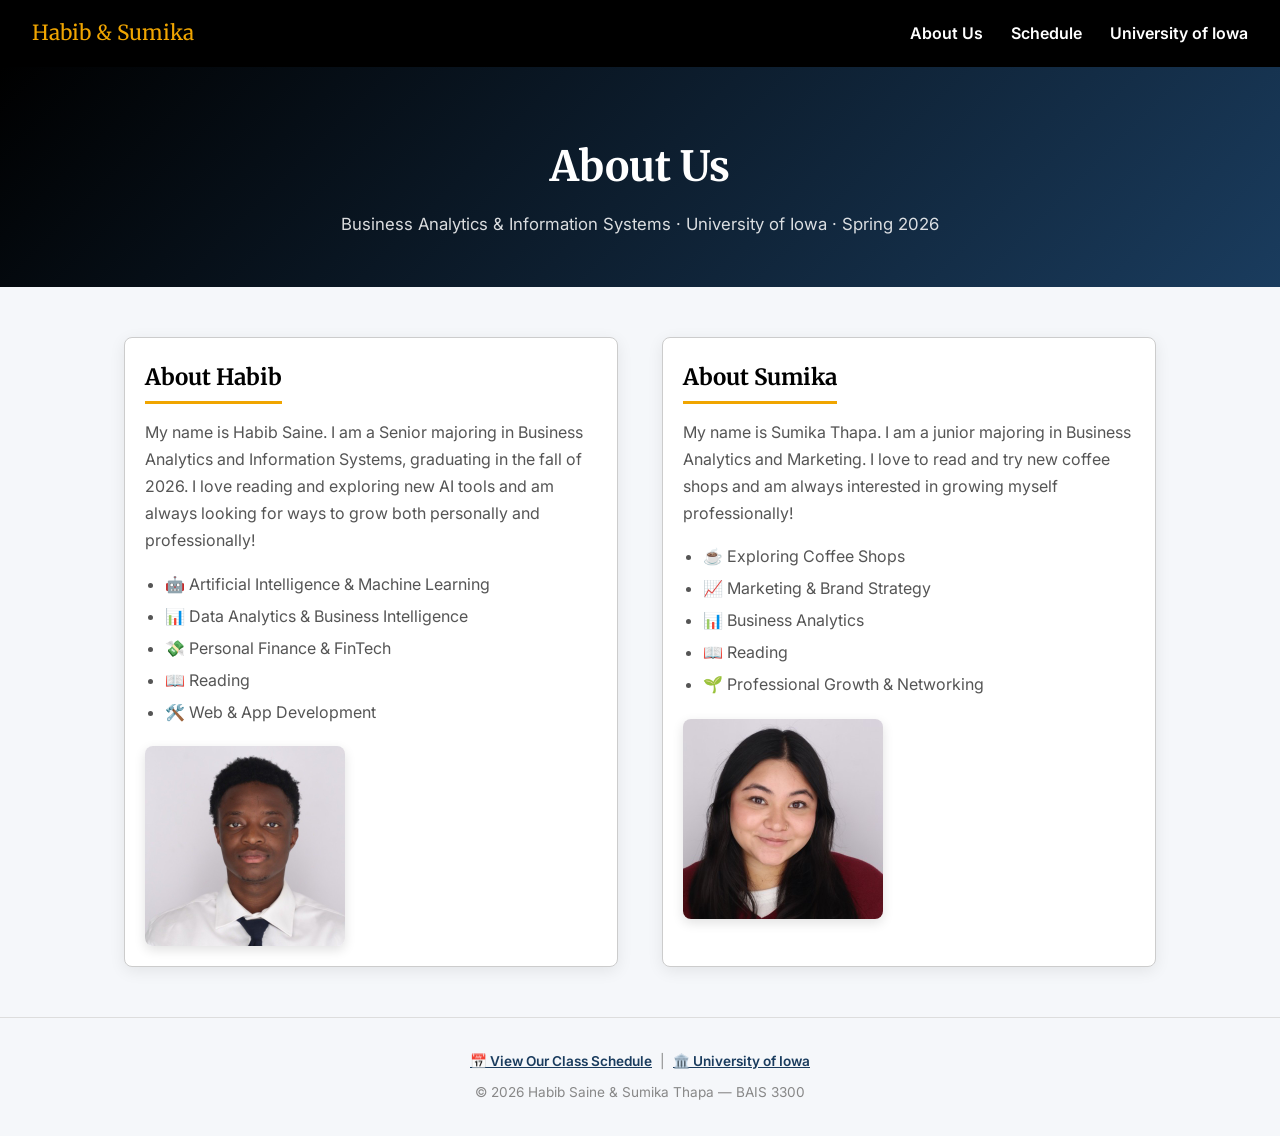
<file: index.html>
<!DOCTYPE html>
<html lang="en">
<head>
  <meta charset="UTF-8" />
  <meta name="viewport" content="width=device-width, initial-scale=1.0" />
  <meta name="description" content="About Habib Saine and Sumika Thapa – BAIS 3300, University of Iowa." />
  <title>About Us – Habib &amp; Sumika</title>
  <link rel="stylesheet" href="style/stylesheet.css" />
</head>
<body>

  <!-- Navigation -->
  <header class="site-header">
    <a href="index.html" class="logo">Habib &amp; Sumika</a>
    <nav class="site-nav">
      <a href="index.html">About Us</a>
      <a href="schedule.html">Schedule</a>
      <a href="https://uiowa.edu" target="_blank" rel="noopener">University of Iowa</a>
    </nav>
  </header>

  <!-- h1 – rubric requirement -->
  <section class="hero">
    <h1>About Us</h1>
    <p>Business Analytics &amp; Information Systems · University of Iowa · Spring 2026</p>
  </section>

  <main>
    <!-- .container – rubric Flexbox requirement -->
    <div class="container">

      <!-- ── Habib Saine ── -->
      <div class="student-box">
        <!-- h2 – rubric requirement -->
        <h2>About Habib</h2>
        <p>
          My name is Habib Saine. I am a Senior majoring in Business Analytics
          and Information Systems, graduating in the fall of 2026. I love reading
          and exploring new AI tools and am always looking for ways to grow both
          personally and professionally!
        </p>
        <!-- ul – rubric requirement -->
        <ul>
          <li>🤖 Artificial Intelligence &amp; Machine Learning</li>
          <li>📊 Data Analytics &amp; Business Intelligence</li>
          <li>💸 Personal Finance &amp; FinTech</li>
          <li>📖 Reading</li>
          <li>🛠️ Web &amp; App Development</li>
        </ul>
        <!-- img – rubric requirement -->
        <img src="images/Habib_Photo.jpg" alt="Habib Saine" style="width: 200px;" />
      </div>

      <!-- ── Sumika Thapa ── -->
      <div class="student-box">
        <h2>About Sumika</h2>
        <p>
          My name is Sumika Thapa. I am a junior majoring in Business Analytics
          and Marketing. I love to read and try new coffee shops and am always
          interested in growing myself professionally!
        </p>
        <ul>
          <li>☕ Exploring Coffee Shops</li>
          <li>📈 Marketing &amp; Brand Strategy</li>
          <li>📊 Business Analytics</li>
          <li>📖 Reading</li>
          <li>🌱 Professional Growth &amp; Networking</li>
        </ul>
        <img src="images/Sumika_Photo.jpg" alt="Sumika Thapa" style="width: 200px;" />
      </div>

    </div><!-- /.container -->
  </main>

  <!-- Footer with nav links – rubric requirement -->
  <footer class="site-footer">
    <p>
      <a href="schedule.html">📅 View Our Class Schedule</a>
      &nbsp;|&nbsp;
      <a href="https://uiowa.edu" target="_blank" rel="noopener">🏛️ University of Iowa</a>
    </p>
    <p style="margin-top: 0.5rem;">&copy; 2026 Habib Saine &amp; Sumika Thapa &mdash; BAIS 3300</p>
  </footer>

</body>
</html>
</file>
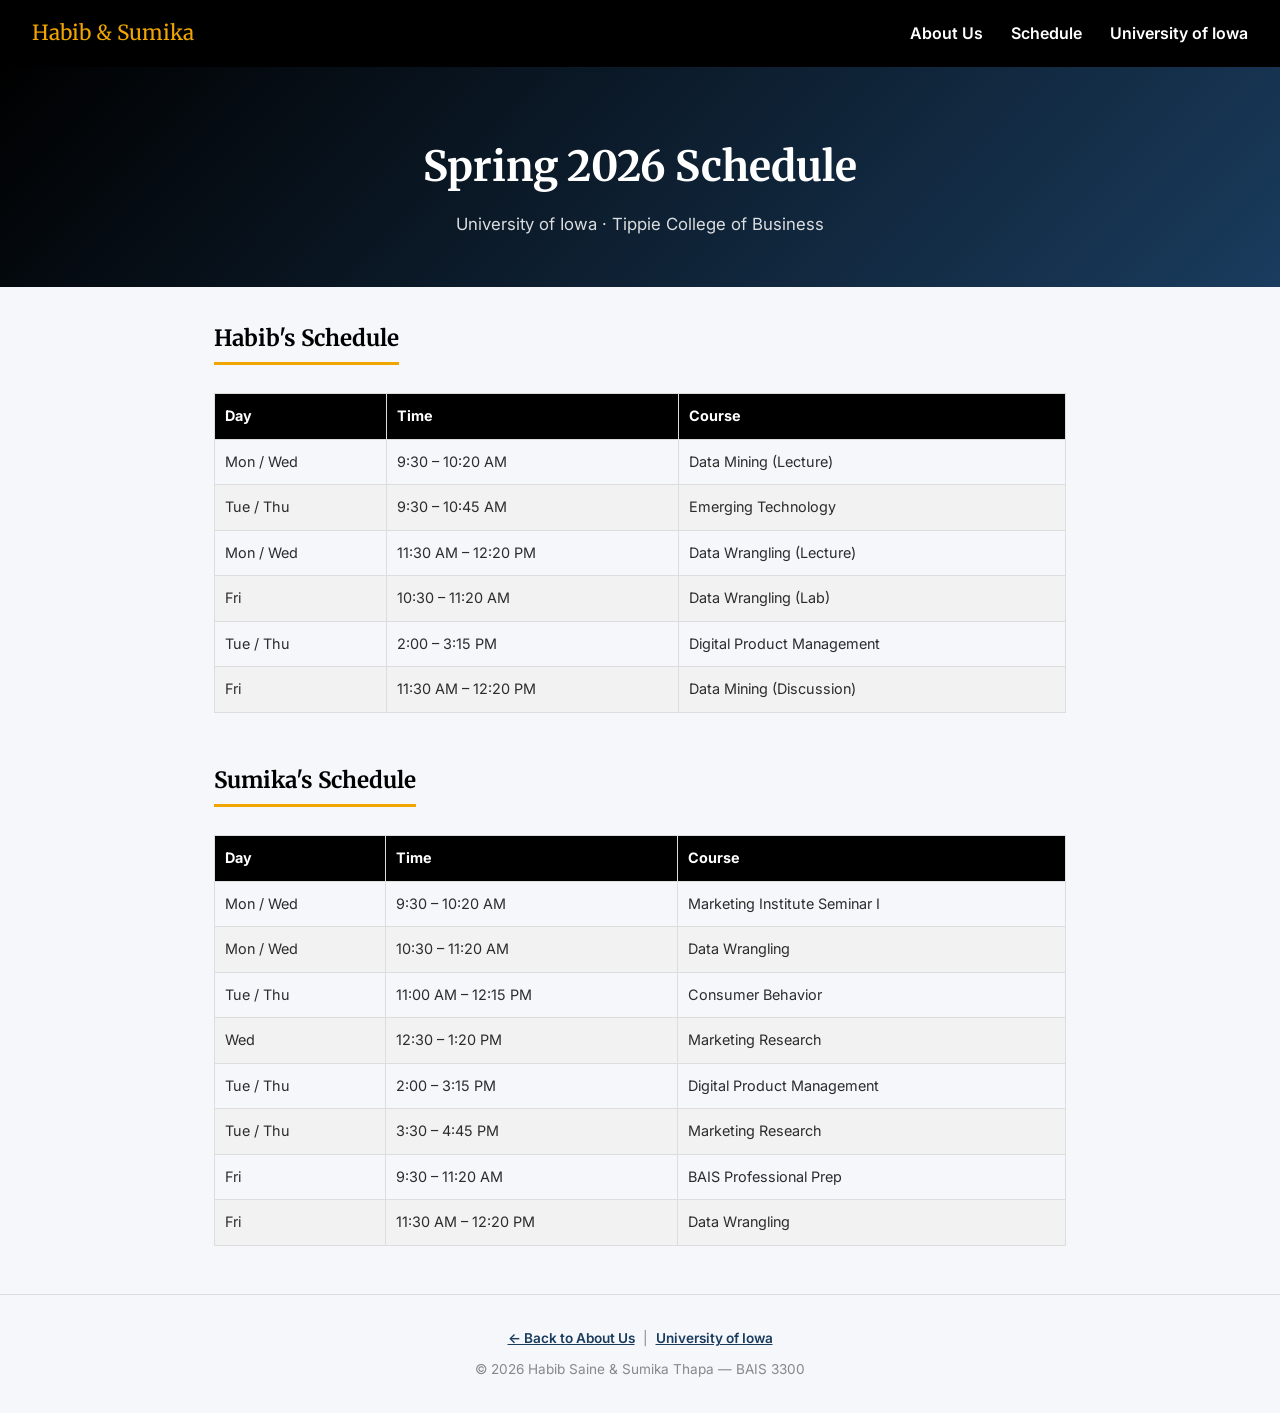
<file: schedule.html>
<!DOCTYPE html>
<html lang="en">
<head>
  <meta charset="UTF-8" />
  <meta name="viewport" content="width=device-width, initial-scale=1.0" />
  <meta name="description" content="Spring 2026 class schedules for Habib Saine and Sumika Thapa – BAIS 3300, University of Iowa." />
  <title>Class Schedule – Habib &amp; Sumika</title>
  <link rel="stylesheet" href="style/stylesheet.css" />
</head>
<body>

  <!-- Navigation -->
  <header class="site-header">
    <a href="index.html" class="logo">Habib &amp; Sumika</a>
    <nav class="site-nav">
      <a href="index.html">About Us</a>
      <a href="schedule.html">Schedule</a>
      <a href="https://uiowa.edu" target="_blank" rel="noopener">University of Iowa</a>
    </nav>
  </header>

  <!-- h1 hero -->
  <section class="hero">
    <h1>Spring 2026 Schedule</h1>
    <p>University of Iowa · Tippie College of Business</p>
  </section>

  <main>
    <div class="table-wrapper">

      <!-- ══════════════════════════════════
           TABLE 1: HABIB'S SCHEDULE
           h2 – rubric requirement
           ══════════════════════════════════ -->
      <div class="table-section">
        <h2>Habib's Schedule</h2>
        <table>
          <thead>
            <tr>
              <th>Day</th>
              <th>Time</th>
              <th>Course</th>
            </tr>
          </thead>
          <tbody>
            <tr>
              <td>Mon / Wed</td>
              <td>9:30 – 10:20 AM</td>
              <td>Data Mining (Lecture)</td>
            </tr>
            <tr>
              <td>Tue / Thu</td>
              <td>9:30 – 10:45 AM</td>
              <td>Emerging Technology</td>
            </tr>
            <tr>
              <td>Mon / Wed</td>
              <td>11:30 AM – 12:20 PM</td>
              <td>Data Wrangling (Lecture)</td>
            </tr>
            <tr>
              <td>Fri</td>
              <td>10:30 – 11:20 AM</td>
              <td>Data Wrangling (Lab)</td>
            </tr>
            <tr>
              <td>Tue / Thu</td>
              <td>2:00 – 3:15 PM</td>
              <td>Digital Product Management</td>
            </tr>
            <tr>
              <td>Fri</td>
              <td>11:30 AM – 12:20 PM</td>
              <td>Data Mining (Discussion)</td>
            </tr>
          </tbody>
        </table>
      </div>

      <!-- ══════════════════════════════════
           TABLE 2: SUMIKA'S SCHEDULE
           ══════════════════════════════════ -->
      <div class="table-section">
        <h2>Sumika's Schedule</h2>
        <table>
          <thead>
            <tr>
              <th>Day</th>
              <th>Time</th>
              <th>Course</th>
            </tr>
          </thead>
          <tbody>
            <tr>
              <td>Mon / Wed</td>
              <td>9:30 – 10:20 AM</td>
              <td>Marketing Institute Seminar I</td>
            </tr>
            <tr>
              <td>Mon / Wed</td>
              <td>10:30 – 11:20 AM</td>
              <td>Data Wrangling</td>
            </tr>
            <tr>
              <td>Tue / Thu</td>
              <td>11:00 AM – 12:15 PM</td>
              <td>Consumer Behavior</td>
            </tr>
            <tr>
              <td>Wed</td>
              <td>12:30 – 1:20 PM</td>
              <td>Marketing Research</td>
            </tr>
            <tr>
              <td>Tue / Thu</td>
              <td>2:00 – 3:15 PM</td>
              <td>Digital Product Management</td>
            </tr>
            <tr>
              <td>Tue / Thu</td>
              <td>3:30 – 4:45 PM</td>
              <td>Marketing Research</td>
            </tr>
            <tr>
              <td>Fri</td>
              <td>9:30 – 11:20 AM</td>
              <td>BAIS Professional Prep</td>
            </tr>
            <tr>
              <td>Fri</td>
              <td>11:30 AM – 12:20 PM</td>
              <td>Data Wrangling</td>
            </tr>
          </tbody>
        </table>
      </div>

    </div><!-- /.table-wrapper -->
  </main>

  <!-- Footer / back link – rubric requirement -->
  <footer class="site-footer">
    <p>
      <a href="index.html">← Back to About Us</a>
      &nbsp;|&nbsp;
      <a href="https://uiowa.edu" target="_blank" rel="noopener">University of Iowa</a>
    </p>
    <p style="margin-top: 0.5rem;">&copy; 2026 Habib Saine &amp; Sumika Thapa &mdash; BAIS 3300</p>
  </footer>

</body>
</html>
</file>
<file: style/stylesheet.css>
/* ==========================================
   BAIS 3300 – External Stylesheet
   Habib Saine & Sumika Thapa
   ========================================== */

/* ── Google Font ── */
@import url('https://fonts.googleapis.com/css2?family=Inter:wght@400;600;700&family=Merriweather:wght@700&display=swap');

/* ── Reset ── */
*, *::before, *::after { box-sizing: border-box; margin: 0; padding: 0; }

/* ── Base ── */
body {
  font-family: 'Inter', sans-serif;
  background-color: #f5f7fa;
  color: #2c2c2c;
  line-height: 1.7;
}

/* ── Header ── */
.site-header {
  background-color: #000;
  color: #fff;
  padding: 1rem 2rem;
  display: flex;
  align-items: center;
  justify-content: space-between;
}
.site-header .logo {
  font-family: 'Merriweather', serif;
  font-size: 1.3rem;
  color: #f0a500;
  text-decoration: none;
}
.site-nav a {
  color: #fff;
  text-decoration: none;
  margin-left: 1.5rem;
  font-weight: 600;
  transition: color 0.2s;
}
.site-nav a:hover { color: #f0a500; }

/* ── Hero ── */
.hero {
  background: linear-gradient(135deg, #000 0%, #1a3c5e 100%);
  color: #fff;
  padding: 4rem 2rem 3rem;
  text-align: center;
}
.hero h1 {
  font-family: 'Merriweather', serif;
  font-size: 2.6rem;
  margin-bottom: 0.5rem;
}
.hero p { font-size: 1.05rem; opacity: 0.85; color: #fff; }

/* ── RUBRIC: .container (Flexbox two-column) ── */
.container {
  display: flex;
  justify-content: space-between;
  max-width: 1100px;
  margin: 2.5rem auto;
  padding: 0 1.5rem;
  gap: 1.5rem;
  flex-wrap: wrap;
}

/* ── RUBRIC: .student-box ── */
.student-box {
  flex: 1;
  margin: 10px;
  padding: 20px;
  border: 1px solid #ccc;
  background: #fff;
  border-radius: 8px;
  box-shadow: 0 4px 16px rgba(0,0,0,0.08);
  min-width: 280px;
}
.student-box h2 {
  font-family: 'Merriweather', serif;
  color: #000;
  font-size: 1.4rem;
  border-bottom: 3px solid #f0a500;
  padding-bottom: 0.35rem;
  margin-bottom: 0.9rem;
  display: inline-block;
}
.student-box p  { color: #555; margin-bottom: 1rem; }
.student-box ul { padding-left: 1.25rem; color: #555; margin-bottom: 1.25rem; }
.student-box ul li { margin-bottom: 0.3rem; }
.student-box img {
  display: block;
  width: 200px;
  border-radius: 8px;
  margin-top: 1rem;
  box-shadow: 0 4px 12px rgba(0,0,0,0.12);
}

/* ── RUBRIC: table ── */
table {
  width: 100%;
  border-collapse: collapse;
  margin-top: 20px;
  font-size: 0.9em;
}

/* ── RUBRIC: th, td ── */
th, td {
  padding: 10px;
  border: 1px solid #ddd;
  text-align: left;
}

/* ── RUBRIC: th ── */
th {
  background-color: #000;
  color: #fff;
}

tr:nth-child(even) { background-color: #f2f2f2; }

/* ── Table section wrapper ── */
.table-wrapper {
  max-width: 900px;
  margin: 2rem auto;
  padding: 0 1.5rem;
}
.table-wrapper h2 {
  font-family: 'Merriweather', serif;
  font-size: 1.4rem;
  margin-bottom: 0.5rem;
  color: #000;
  border-bottom: 3px solid #f0a500;
  display: inline-block;
  padding-bottom: 0.35rem;
}
.table-section { margin-bottom: 3rem; }

/* ── Footer ── */
.site-footer {
  text-align: center;
  padding: 2rem 1rem;
  margin-top: 2rem;
  font-size: 0.85rem;
  color: #888;
  border-top: 1px solid #ddd;
}
.site-footer a { color: #1a3c5e; font-weight: 600; }

/* ── Responsive ── */
@media (max-width: 640px) {
  .container { flex-direction: column; }
  .hero h1 { font-size: 1.8rem; }
  .site-header { flex-direction: column; gap: 0.5rem; }
}
</file>
